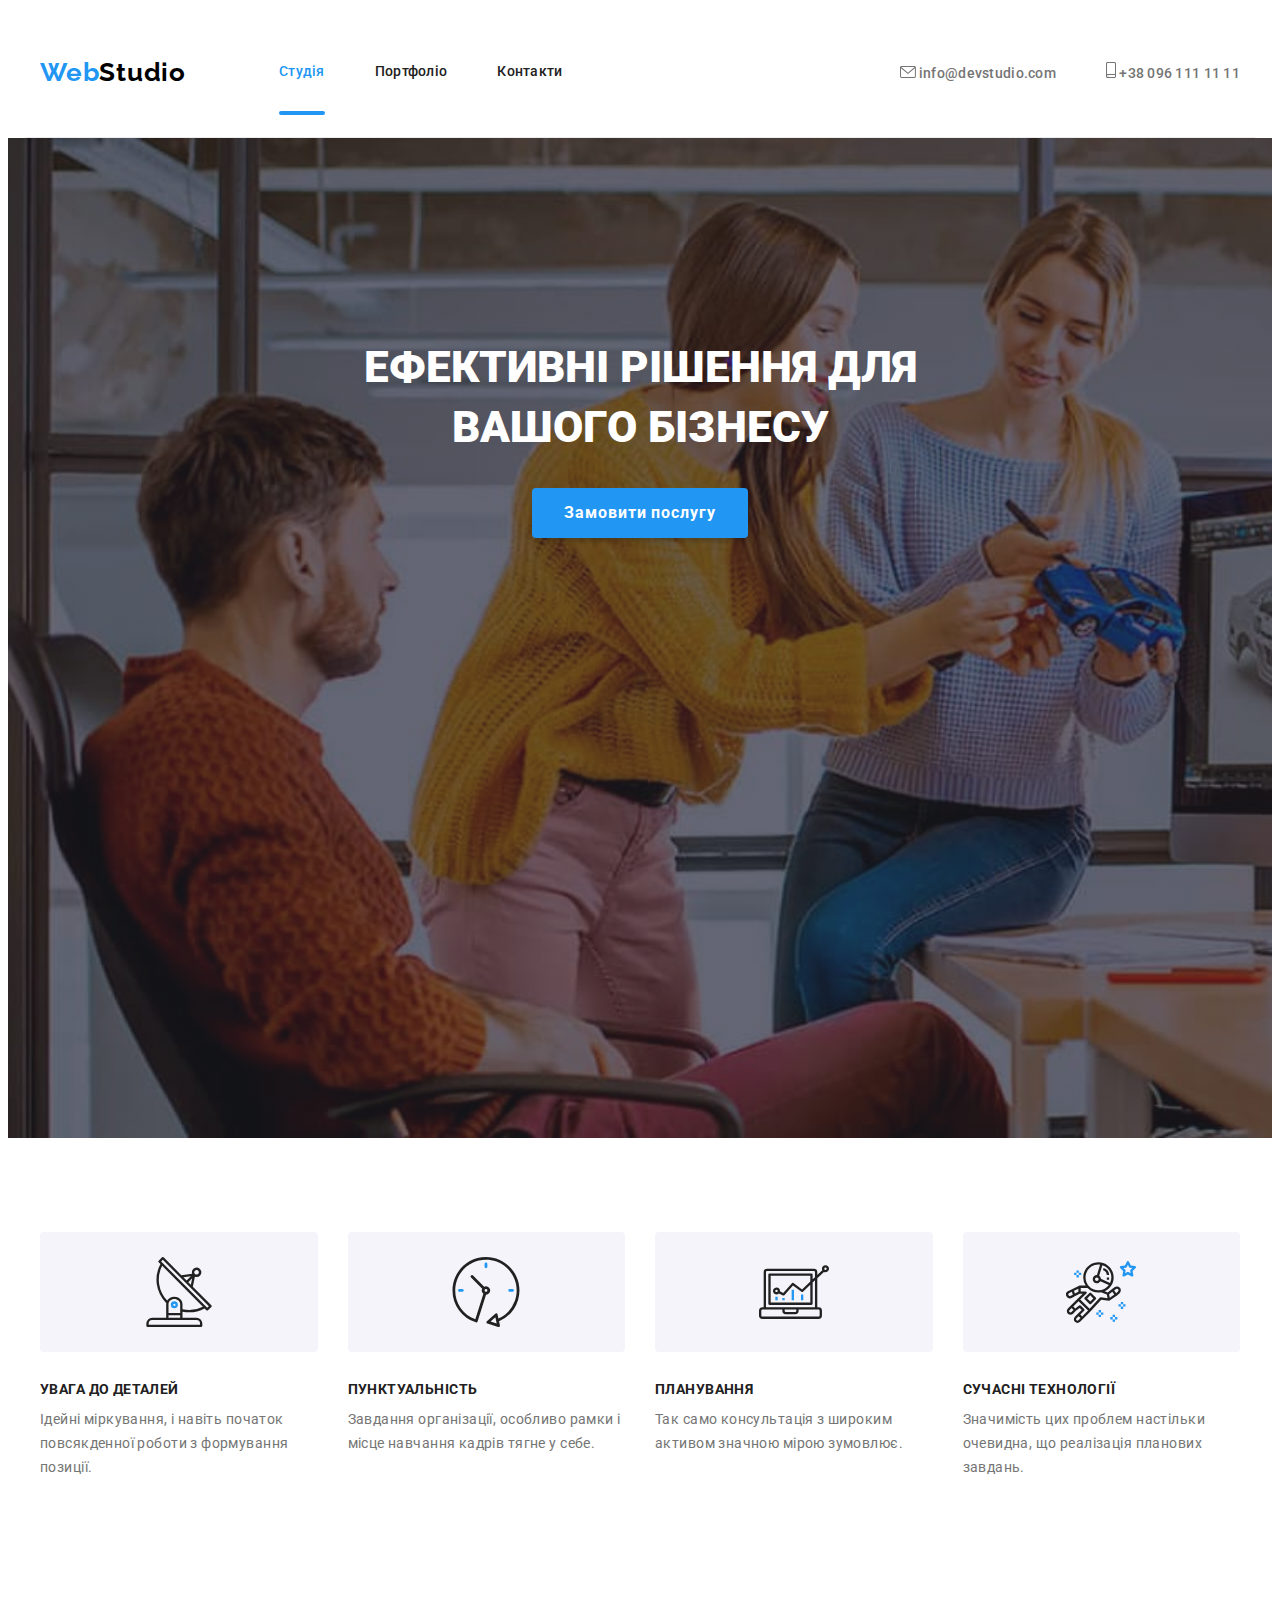
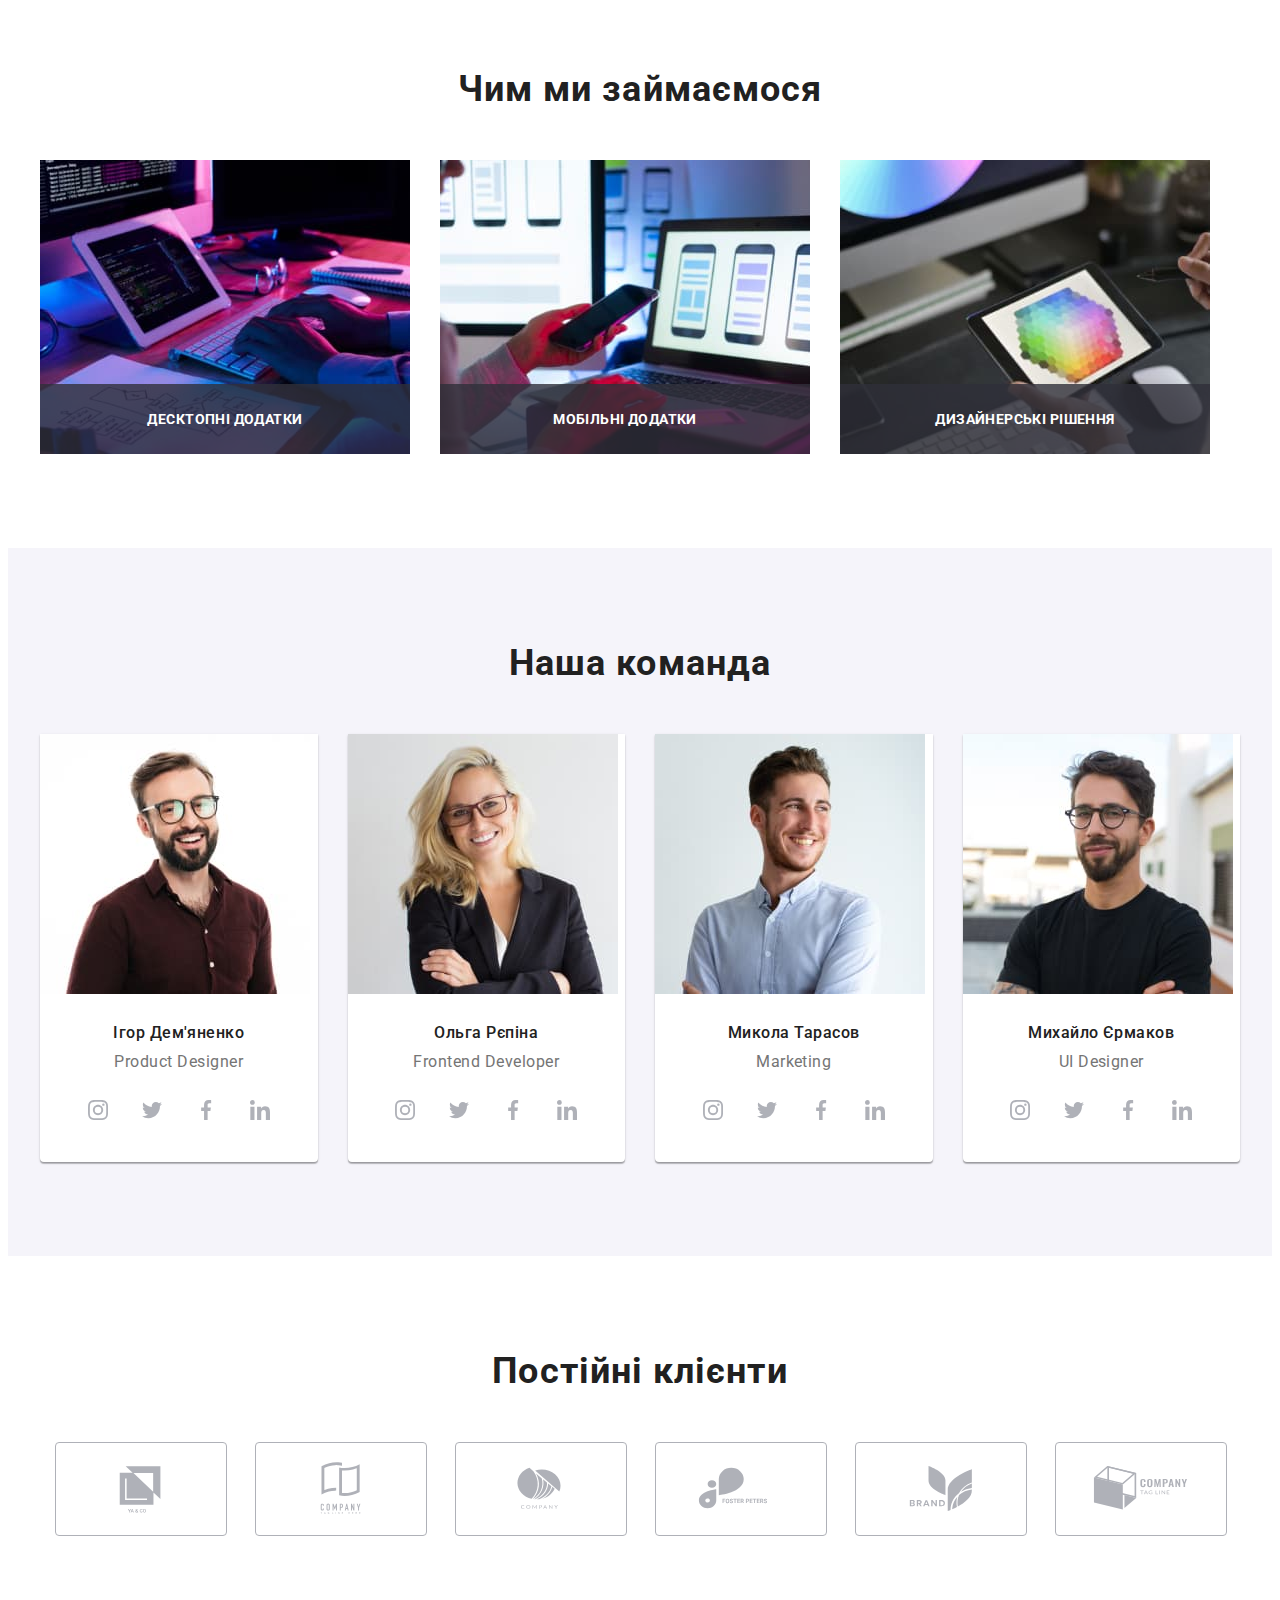
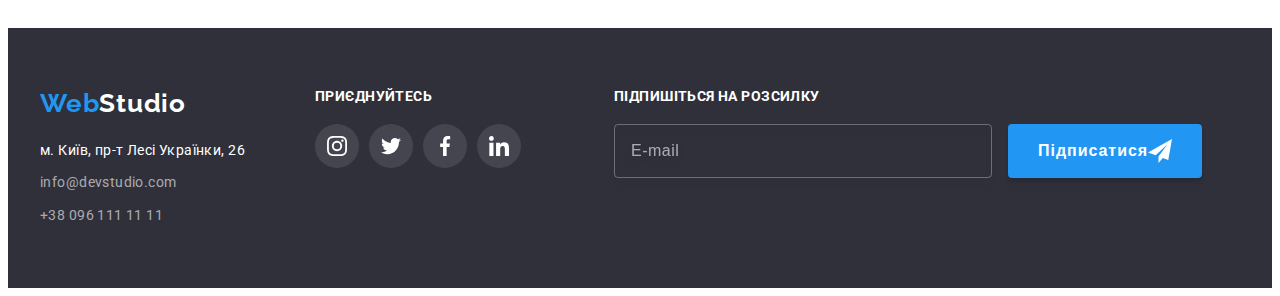
<file: index.html>
<!DOCTYPE html>
<html lang="uk">

<head>
    <meta charset="UTF-8">
    <meta http-equiv="X-UA-Compatible" content="IE=edge">
    <meta name="viewport" content="width=device-width, initial-scale=1.0">
    <title>Студія</title>
    <link rel="stylesheet" href="https://cdnjs.cloudflare.com/ajax/libs/modern-normalize/1.1.0/modern-normalize.min.css"
        integrity="sha512-wpPYUAdjBVSE4KJnH1VR1HeZfpl1ub8YT/NKx4PuQ5NmX2tKuGu6U/JRp5y+Y8XG2tV+wKQpNHVUX03MfMFn9Q=="
        crossorigin="anonymous" referrerpolicy="no-referrer" />
    
        <link rel="stylesheet" href="./css/main.min.css">
        <link rel="preconnect" href="https://fonts.googleapis.com">
        <link rel="preconnect" href="https://fonts.gstatic.com" crossorigin>
        <link href="https://fonts.googleapis.com/css2?family=Raleway:wght@700&family=Roboto:wght@400;500;700;900&display=swap" rel="stylesheet">
</head>

<body>
    <!-- Шапка сторінки -->
        <header>
            <div class="container header__container">
                     <a href="./index.html" class="header__logo logo"> <span class="pre__logo"> Web</span>Studio</a>
                    <nav class="navigation">
                       
                        <ul class="menu">
                            <li><a class="menu__item current" href="./index.html">Студія</a></li>
                            <li><a class="menu__item " href="./portfolio.html">Портфоліо</a></li>
                            <li><a href="#">Контакти</a></li>
                        </ul>
                    </nav>
                
                        <ul class="contacts">
                            
                            <li class="contacts__item">
                                <a class="contacts__icon" href="mailto:info@devstudio.com">
                                <svg  width="16" height="12" >
                                    <use href="./images/icons.svg#icon-envelope"></use>
                                </svg>
                                info@devstudio.com
                            </a></li>
                           
                            <li class="contacts__item">
                                <a class="contacts__icon" href="tel:">
                                <svg  width="10" height="16">
                                    <use href="./images/icons.svg#icon-smartphone" ></use>
                                </svg>
                                +38 096 111 11 11
                            </a></li>
                        </ul>
                <button type="button" class="menu__open" data-menu-open>
                    <svg width="24" height="24">
                        <use href="./images/icons.svg#icon-menu"></use>
                    </svg>
                </button>
            </div>
            <div class="mob-modal is-hidden" data-menu>

                <div class="mob-menu-container" >
                    <div class="mob-menu-top" >
                        <button type="button" class="mob__close" data-menu-close>
                            <svg width="24" height="24">
                                <use href="./images/icons.svg#icon-close"></use>
                            </svg>
                        </button>
        
                        <ul class="mob-menu">
                            <li class="mob-menu__item"><a class="mob-menu__link current" href="./index.html">Студія</a></li>
                            <li class="mob-menu__item"><a class="mob-menu__link" href="./portfolio.html">Портфоліо</a></li>
                            <li class="mob-menu__item"><a class="mob-menu__link" href="#">Контакти</a></li>
                        </ul>
                    </div>
                    <div class="mob-menu-down" >
                        <ul class="mob-contacts">
                        <li class="mob-contacts__item">
                            <a class="mob-contacts__num" href="tel:">
                                +38 096 111 11 11 </a>
                            
                        </li>
                    
                        <li class="mob-contacts__item">
                        <a class="mob-contacts__mail" href="mailto:info@devstudio.com">
                            info@devstudio.com</a>
                        </li>
                        </ul>
                    
                        <ul class="mob-soc">
                            <li class="mob-soc__item"><a class="mob-soc__link" href="#">
                                Instagram
                            </a></li>
                            <li class="mob-soc__item"><a class="mob-soc__link" href="#">
                                Twitter
                            </a></li>
                            <li class="mob-soc__item"><a class="mob-soc__link" href="#">
                                Facebook
                            </a></li>
                            <li class="mob-soc__item"><a class="mob-soc__link" href="#">
                                LinkedIn
                            </a></li>
                        </ul>
                    </div>
                </div>
            </div>
        </header>
   

    <main>
        <section class="hero" >
            <div class="container main-container">
            <h1 class="slogan">Ефективні рішення для <br/>вашого бізнесу<br/> </h1>
            <button data-modal-open type="button" class="button-action"> Замовити послугу </button>
        </div> 
        <div class="backdrop is-hidden" data-modal >
        <div class="modal">
            <button data-modal-close type="button" class="modal-close">
            <svg class="modal-close-icon" width="18" height="18">
                <use href="./images/icons.svg#icon-close"></use>
            </svg>
            </button>
        <p class="modal-title">Залиште свої дані, ми вам передзвонимо</p>
        <form name="own-data">
            <div class="input-wrap">
                <label>
                <span class="input-label"> Ім'я </span>
                    <input type="text" name="user_name" class="modal-input" required />
                    <svg class="modal-input-icon" width="18" height="18">
                        <use href="./images/icons.svg#icon-person"></use>
                    </svg>
                </label>
            </div>
            <div class="input-wrap">
                <label>
                    <span class="input-label"> Телефон</span>
                    <input type="tel" name="user_number" class="modal-input" required/>
                    <svg class="modal-input-icon" width="18" height="18">
                        <use href="./images/icons.svg#icon-phone"></use>
                    </svg>
                </label>
            </div>
        <div class="input-wrap">
            <label>
                <span class="input-label"> Пошта </span>
                <input type="email" name="user_email" class="modal-input" required />
                <svg class="modal-input-icon" width="18" height="18">
                    <use href="./images/icons.svg#icon-email"></use>
                </svg>
            </label>
        </div>  
        <div class="input-wrap">
           <label>
                <span class="input-label"> Коментар </span>
                <textarea name="feedback" class="modal-feedback" 
                placeholder="Введіть текст"></textarea>
           </label>
        </div>
        <div class="input-wrap">
               <input type="checkbox" 
               name="rules" 
               id="privacy"
               class="modal-check visually-hidden" />
               
                <label for="privacy" class="modal-check-text">

                    
                    <span> <svg class="check-icon" width="16" height="15">
                        <use href="./images/icons.svg#icon-check"></use>
                    </svg> </span>
                    Погоджуюся з розсилкою та приймаю <a class="rules-link" href="#">Умови договору</a> 
                     </label>
            </div>
         <button type="submit" class="modal-sent">Відправити</button>
        </form>
        </div>
        </div>

        </section>

        <section class="features section">
            <div class="container">
                <h2 hidden> Особливості</h2>
                <ul class="features__list">
                    <li class="feature__item">
                        <div class="feature__box">
                            <svg class="feature__icon" width="70px" height="70px" >
                                <use href="./images/icons.svg#icon-antenna"></use>
                            </svg>  </div>
                            <h3>Увага до деталей</h3>
                            <p>Ідейні міркування, і навіть початок повсякденної роботи з формування позиції.</p>
                    </li>
                    <li class="feature__item">
                        <div class="feature__box">
                        <svg class="feature__icon" width="70px" height="70px">
                                <use href="./images/icons.svg#icon-clock"></use>
                            </svg></div>
                            <h3>Пунктуальність</h3>
                            <p>Завдання організації, особливо рамки і місце навчання кадрів тягне у себе.</p>
                    </li>
                    <li class="feature__item">
                        <div class="feature__box">
                            <svg class="feature__icon" width="70px" height="70px">
                                <use href="./images/icons.svg#icon-diagram"></use>
                            </svg></div>
                                <h3>Планування</h3>
                                <p>Так само консультація з широким активом значною мірою зумовлює.</p>
                            </li>
                    <li class="feature__item">
                            <div class="feature__box">
                            <svg class="feature__icon" width="70px" height="70px">
                            <use href="./images/icons.svg#icon-astronaut"></use>
                        </svg></div>
                        <h3>Сучасні технології</h3>
                        <p>Значимість цих проблем настільки очевидна, що реалізація планових завдань.</p>
                    </li>
    
                </ul>
            </div>
        </section>
        <section class="actions section">
            <div class="container ">
                <h2 class="main-tittle">Чим ми займаємося </h2>
                <ul class="actions__list">

                <li><div class="action__wrapper">

                    <picture>
                        <source srcset="
                            ./images/box1-d-1x.jpg  1x,
                            ./images/box1-d-2x.jpg  2x
                        " media="(min-width: 1200px)" />
                        <img src="./images/box1.jpg" alt="Програмування" >
                    </picture>
                    
                 <p class="action__dscr">Десктопні додатки</p></div>
                </li>
                <li><div class="action__wrapper">
                    <picture>
                        <source srcset="
                            ./images/box2-d-1x.jpg  1x,
                            ./images/box2-d-2x.jpg  2x
                        " media="(min-width: 1200px)" />
                        <img src="./images/box2.jpg" alt="Програмування" >
                    </picture>
                <p class="action__dscr">Мобільні додатки</p></div>
                </li>
                <li><div class="action__wrapper">
                    <picture>
                        <source srcset="
                            ./images/box3-d-1x.jpg  1x,
                            ./images/box3-d-2x.jpg  2x
                        " media="(min-width: 1200px)" />
                        <img src="./images/box3.jpg" alt="Програмування">
                    </picture>
                <p class="action__dscr">Дизайнерські рішення</p></div>
                </li>
                </ul>
            </div>
        </section>

        <section class="team section">
               <div class="container"> 
                <h2 class="main-tittle">Наша команда</h2>
                <ul class="team__cards">
                    <li class="team__member">
                        <picture>
                        <source srcset="
                         ./images/img1-d-1x.jpg  1x,
                         ./images/img1-d-2x.jpg  2x
                        " media="(min-width: 1200px)" />
                        <source srcset="
                        ./images/img1-tab-1x.jpg    1x,
                        ./images/img1-tab-2x.jpg    2x
                        " media="(min-width: 768px)" />
                        <source srcset="
                        ./images/img1-mob-1x.jpg    1x,
                        ./images/img1-mob-2x.jpg    2x
                        " media="(min-width: 320px)" />
                        <img src="./images/img1.jpg" alt="Ігор Дем'яненко">
                    </picture>
                
                            <h3 class="member-name">Ігор Дем'яненко </h3>
                            <p lang="en" class ="dscr-card">Product Designer</p>
                            <ul class="teams-social">
                                <li class="teams-icons"><a href="#" class="team-link"> 
                                    <svg class="team-icon" width="20px" height="20px">
                                <use href="./images/icons.svg#icon-instagram"></use>
                            </svg></a></li>
                                <li class="teams-icons"><a href="#" class="team-link"> 
                                    <svg class="team-icon" width="20px" height="20px">
                                <use href="./images/icons.svg#icon-twitter"></use>
                            </svg></a></li>
                                <li class="teams-icons"><a href="#" class="team-link"> 
                                    <svg class="team-icon" width="20px" height="20px">
                                <use href="./images/icons.svg#icon-facebook"></use>
                            </svg></a></li>
                                <li class="teams-icons"><a href="#" class="team-link"> 
                                    <svg class="team-icon" width="20px" height="20px">
                                <use href="./images/icons.svg#icon-linkedin"></use>
                            </svg></a></li>
                            </ul>
                
                    </li>
                    <li class="team__member">
                        <picture>
                        <source srcset="
                         ./images/img2-d-1x.jpg 1x,
                         ./images/img2-d-2x.jpg 2x
                        " media="(min-width: 1200px)" />
                        <source srcset="
                        ./images/img2-tab-1x.jpg    1x,
                        ./images/img2-tab-2x.jpg    2x
                        " media="(min-width: 768px)" />
                        <source srcset="
                        ./images/img2-mob-1x.jpg   1x,
                        ./images/img2-mob-2x.jpg   2x
                        " media="(min-width: 320px)" />
                        <img src="./images/img2.jpg" alt="Ольга Рєпіна">
                    </picture>
            
                            <h3 class="member-name">Ольга Рєпіна</h3>
                            <p lang="en" class="dscr-card">Frontend Developer</p>
                            <ul class="teams-social">
                                <li class="teams-icons"><a href="" class="team-link">
                                        <svg class="team-icon" width="20px" height="20px">
                                            <use href="./images/icons.svg#icon-instagram"></use>
                                        </svg></a></li>
                                <li class="teams-icons"><a href="" class="team-link">
                                        <svg class="team-icon" width="20px" height="20px">
                                            <use href="./images/icons.svg#icon-twitter"></use>
                                        </svg></a></li>
                                <li class="teams-icons"><a href="" class="team-link">
                                        <svg class="team-icon" width="20px" height="20px">
                                            <use href="./images/icons.svg#icon-facebook"></use>
                                        </svg></a></li>
                                <li class="teams-icons"><a href="" class="team-link">
                                        <svg class="team-icon" width="20px" height="20px">
                                            <use href="./images/icons.svg#icon-linkedin"></use>
                                        </svg></a></li>
                            </ul>
                     
                    </li>
                    <li class="team__member">
                    <picture>
                        <source srcset="
                         ./images/img3-d-1x.jpg  1x,
                         ./images/img3-d-2x.jpg  2x
                        " media="(min-width: 1200px)" />
                        <source srcset="
                        ./images/img3-tab-1x.jpg    1x,
                        ./images/img3-tab-2x.jpg    2x
                        " media="(min-width: 768px)" />
                        <source srcset="
                        ./images/img3-mob-1x.jpg    1x,
                        ./images/img3-mob-2x.jpg    2x
                        " media="(min-width: 320px)" />
                        <img src="./images/img3.jpg" alt="Микола Тарасов">
                    </picture>
                        
                      
                            <h3 class="member-name">Микола Тарасов </h3>
                            <p lang="en" class="dscr-card">Marketing</p>
                            <ul class="teams-social">
                                <li class="teams-icons"><a href="" class="team-link">
                                        <svg class="team-icon" width="20px" height="20px">
                                            <use href="./images/icons.svg#icon-instagram"></use>
                                        </svg></a></li>
                                <li class="teams-icons"><a href="" class="team-link">
                                        <svg class="team-icon" width="20px" height="20px">
                                            <use href="./images/icons.svg#icon-twitter"></use>
                                        </svg></a></li>
                                <li class="teams-icons"><a href="" class="team-link">
                                        <svg class="team-icon" width="20px" height="20px">
                                            <use href="./images/icons.svg#icon-facebook"></use>
                                        </svg></a></li>
                                <li class="teams-icons"><a href="" class="team-link">
                                        <svg class="team-icon" width="20px" height="20px">
                                            <use href="./images/icons.svg#icon-linkedin"></use>
                                        </svg></a></li>
                            </ul>
                       
                    </li>
                    <li class="team__member">
                        <picture>
                            <source srcset="
                                            ./images/img4-d-1x.jpg    1x,
                                            ./images/img4-d-2x.jpg    2x
                                          " media="(min-width: 1200px)" />
                            <source srcset="
                                            ./images/img4-tab-1x.jpg    1x,
                                            ./images/img4-tab-2x.jpg    2x
                                          " media="(min-width: 768px)" />
                            <source srcset="
                                            ./images/img-mob-1x.jpg    1x,
                                            ./images/img4-mob-2x.jpg 2x
                                          " media="(min-width: 320px)" />
                            <img src="./images/img4.jpg" alt="Михайло Єрмаков">
                        </picture>
                        
                            <h3 class="member-name">Михайло Єрмаков </h3>
                            <p lang="en" class="dscr-card">UI Designer</p>
                            <ul class="teams-social">
                                <li class="teams-icons"><a href="#" class="team-link">
                                        <svg class="team-icon" width="20px" height="20px">
                                            <use href="./images/icons.svg#icon-instagram"></use>
                                        </svg></a></li>
                                <li class="teams-icons"><a href="#" class="team-link">
                                        <svg class="team-icon" width="20px" height="20px">
                                            <use href="./images/icons.svg#icon-twitter"></use>
                                        </svg></a></li>
                                <li class="teams-icons"><a href="#" class="team-link">
                                        <svg class="team-icon" width="20px" height="20px">
                                            <use href="./images/icons.svg#icon-facebook"></use>
                                        </svg></a></li>
                                <li class="teams-icons"><a href="#" class="team-link">
                                        <svg class="team-icon" width="20px" height="20px">
                                            <use href="./images/icons.svg#icon-linkedin"></use>
                                        </svg></a></li>
                            </ul>
                       
                    </li>
                </ul>
           </div>

        </section>
        <section class="section clients-section">
          <h2 class="main-tittle">Постійні клієнти</h2>
            <div class="container">
                <ul class="clients">
                    <li class="clients__item"><a class="clients__link" href=" " >
                        <svg class="clients__icon" width="106px" height="60px">
                        <use href="./images/icons.svg#icon-Logo1"></use>
                        </svg></a></li>
                    <li class="clients__item"><a class="clients__link" href=" " >
                        <svg class="clients__icon" width="106px" height="60px">
                        <use href="./images/icons.svg#icon-Logo2"></use>
                        </svg></a></li>
                    <li class="clients__item"><a class="clients__link" href=" " >
                        <svg class="clients__icon" width="106px" height="60px">
                        <use href="./images/icons.svg#icon-Logo3"></use>
                        </svg></a></li>
                    <li class="clients__item"><a class="clients__link" href=" " >
                        <svg class="clients__icon" width="106px" height="60px">
                        <use href="./images/icons.svg#icon-Logo4"></use>
                        </svg></a></li>
                    <li class="clients__item"><a class="clients__link" href=" " >
                        <svg class="clients__icon" width="106px" height="60px">
                        <use href="./images/icons.svg#icon-Logo5"></use>
                        </svg></a></li>
                    <li class="clients__item"><a class="clients__link" href=" " >
                        <svg class="clients__icon" width="106px" height="60px">
                        <use href="./images/icons.svg#icon-Logo6"></use>
                        </svg></a></li>
                </ul>
            </div>

        </section>

    </main>


    <!-- Підвал сторінки -->
    <footer >
        <div class="container down" >
            <div class="footer-wrap">
                <div class="down-contacts">
                    <a href="/index.html" class="footer__logo logo"> <span class="pre__logo"> Web</span>Studio</a>
                    <address>
                        <ul class="down-text">
                            <li class="town"><a href=" https://goo.gl/maps/CPtrU1FHBa2aNyZL9" target="_blank"
                                    rel="noopener noreferrer nofollow">м. Київ,
                                    пр-т Лесі Українки, 26</a></li>
                            <li><a href="mailto:info@devstudio.com">info@devstudio.com</a></li>
                            <li><a href="tel:">+38 096 111 11 11</a></li>
                        </ul>
                    </address>
                </div>
                    <div class="joining">
                        <h4 class="join">Приєднуйтесь</h4>
                        <ul class="footer-social">
            
                            <li class="footer-icons"><a href="" class="footer-link">
                                    <svg class="footer-icon" width="20px" height="20px">
                                        <use href="./images/icons.svg#icon-instagram"></use>
                                    </svg></a></li>
                            <li class="footer-icons"><a href="" class="footer-link">
                                    <svg class="footer-icon" width="20px" height="20px">
                                        <use href="./images/icons.svg#icon-twitter"></use>
                                    </svg></a></li>
                            <li class="footer-icons"><a href="" class="footer-link">
                                    <svg class="footer-icon" width="20px" height="20px">
                                        <use href="./images/icons.svg#icon-facebook"></use>
                                    </svg></a></li>
                            <li class="footer-icons"><a href="" class="footer-link">
                                    <svg class="footer-icon" width="20px" height="20px">
                                        <use href="./images/icons.svg#icon-linkedin"></use>
                                    </svg></a></li>
                        </ul>
                    </div>
            </div>
    
               
       
        <div class="folowing">
                    <form action="folowing-form">
                    <label >
                       <h4 class="folowing-label"> Підпишіться на розсилку</h4>
                        <input type="email" name="email-folowing" class="folowing-input" placeholder="E-mail">
                    </label>
                 <button type="submit" class="folowing-btn">Підписатися
                    <svg class="folowing-icon" width="24" height="24">
                            <use href="./images/icons.svg#icon-send"></use>
                        </svg>
                 </button>
                </form>
               </div>
 </div>
    </footer>
<script src="./js/modal.js"></script>
<script src="./js/menu.js"></script>
</body>

</html>
</file>
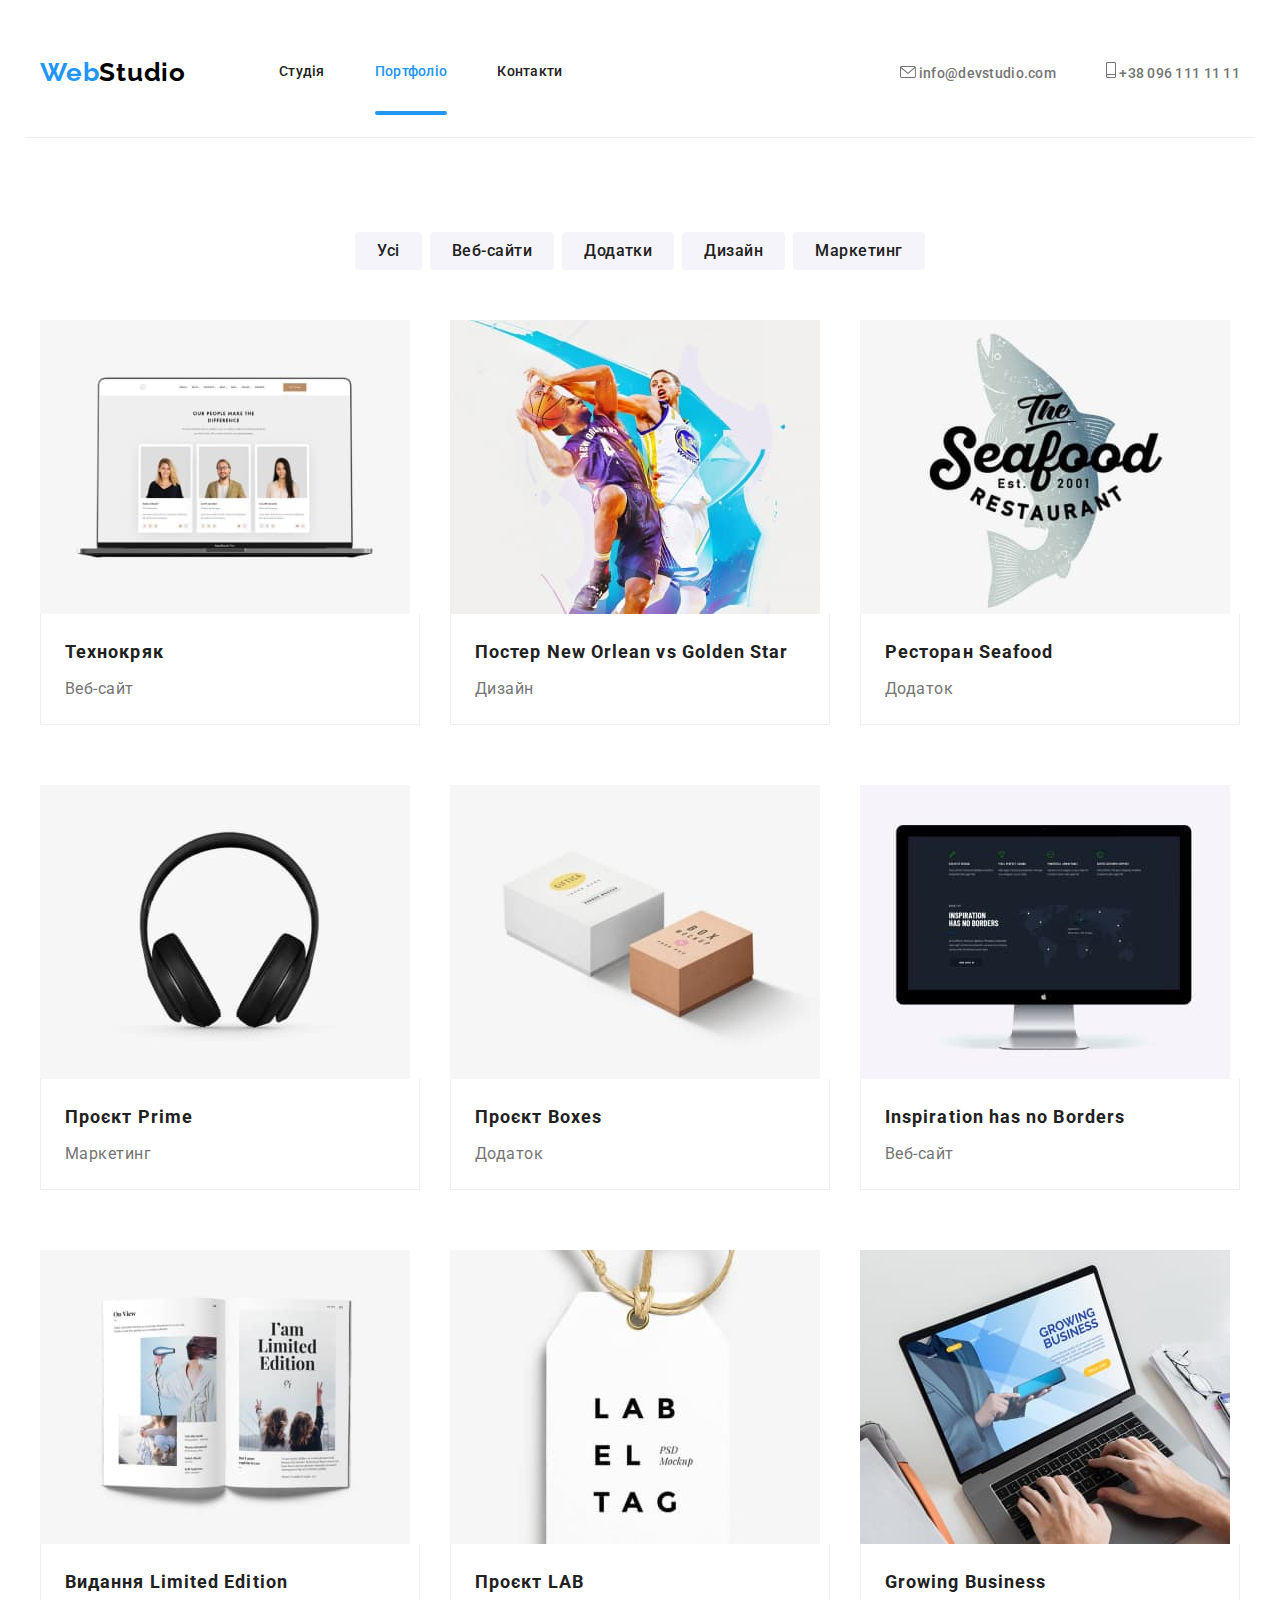
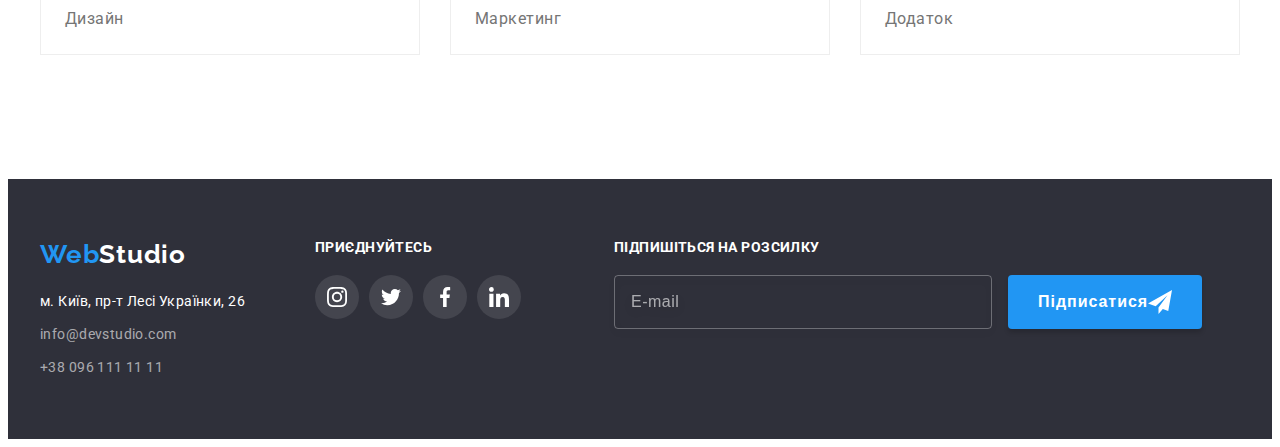
<file: portfolio.html>
<!DOCTYPE html>
<html lang="uk">
<head>
    <meta charset="UTF-8">
    <meta http-equiv="X-UA-Compatible" content="IE=edge">
    <meta name="viewport" content="width=device-width, initial-scale=1.0">
    <title>Portfolio</title>
    <link rel="stylesheet" href="https://cdnjs.cloudflare.com/ajax/libs/modern-normalize/1.1.0/modern-normalize.min.css"
        integrity="sha512-wpPYUAdjBVSE4KJnH1VR1HeZfpl1ub8YT/NKx4PuQ5NmX2tKuGu6U/JRp5y+Y8XG2tV+wKQpNHVUX03MfMFn9Q=="
        crossorigin="anonymous" referrerpolicy="no-referrer" />
    <link rel="stylesheet" href="./css/main.min.css">
    <link rel="preconnect" href="https://fonts.googleapis.com">
    <link rel="preconnect" href="https://fonts.gstatic.com" crossorigin>
    <link href="https://fonts.googleapis.com/css2?family=Raleway:wght@700&family=Roboto:wght@400;500;700;900&display=swap" rel="stylesheet">
</head>
<body>
        <!-- Шапка сторінки -->
            <header>
                <div class="container header__container">
                    <a href="./index.html" class="header__logo logo"> <span class="pre__logo"> Web</span>Studio</a>
                    <nav class="navigation">
                        <!-- Навігація на інші сторінки -->
                        <ul class="menu">
                            <li><a class="menu__item " href="./index.html">Студія</a></li>
                            <li><a class="menu__item current" href="./portfolio.html">Портфоліо</a></li>
                            <li><a href="#">Контакти</a></li>
                        </ul>
                    </nav>
            
                    <ul class="contacts">
                        <!-- Посилання на адресу електронної пошти  -->
                        <li class="contacts__item">
                            <a class="contacts__icon" href="mailto:info@devstudio.com">
                                <svg width="16" height="12">
                                    <use href="./images/icons.svg#icon-envelope"></use>
                                </svg>
                                info@devstudio.com
                            </a>
                        </li>
                        <!-- Посилання на телефонний номер -->
                        <li class="contacts__item">
                            <a class="contacts__icon" href="tel:">
                                <svg width="10" height="16">
                                    <use href="./images/icons.svg#icon-smartphone"></use>
                                </svg>
                                +38 096 111 11 11
                            </a>
                        </li>
                    </ul>
                    <button type="button" class="menu__open" data-menu-open>
                        <svg width="24" height="24">
                            <use href="./images/icons.svg#icon-menu"></use>
                        </svg>
                    </button>
                </div>
                <div class="mob-modal is-hidden" data-menu>
                
                    <div class="mob-menu-container">
                        <div class="mob-menu-top">
                            <button type="button" class="mob__close" data-menu-close>
                                <svg width="24" height="24">
                                    <use href="./images/icons.svg#icon-close"></use>
                                </svg>
                            </button>
                
                            <ul class="mob-menu">
                                <li class="mob-menu__item"><a class="mob-menu__link" href="./index.html">Студія</a></li>
                                <li class="mob-menu__item"><a class="mob-menu__link current" href="./portfolio.html">Портфоліо</a></li>
                                <li class="mob-menu__item"><a class="mob-menu__link" href="#">Контакти</a></li>
                            </ul>
                        </div>
                        <div class="mob-menu-down">
                            <ul class="mob-contacts">
                                <li class="mob-contacts__item">
                                    <a class="mob-contacts__num" href="tel:">
                                        +38 096 111 11 11 </a>
                
                                </li>
                
                                <li class="mob-contacts__item">
                                    <a class="mob-contacts__mail" href="mailto:info@devstudio.com">
                                        info@devstudio.com</a>
                                </li>
                            </ul>
                
                            <ul class="mob-soc">
                                <li class="mob-soc__item"><a class="mob-soc__link" href="#">
                                        Instagram
                                    </a></li>
                                <li class="mob-soc__item"><a class="mob-soc__link" href="#">
                                        Twitter
                                    </a></li>
                                <li class="mob-soc__item"><a class="mob-soc__link" href="#">
                                        Facebook
                                    </a></li>
                                <li class="mob-soc__item"><a class="mob-soc__link" href="#">
                                        LinkedIn
                                    </a></li>
                            </ul>
                        </div>
                    </div>
                </div>
            </header>

        <main>
                <section class="wrapper section">
                    <div class="container">
                    
                            <ul class="filters">
                                <li><button type="button" class="button-filter">Усі</button></li>
                                <li><button type="button" class="button-filter">Веб-сайти</button></li>
                                <li><button type="button" class="button-filter">Додатки</button></li>
                                <li><button type="button" class="button-filter">Дизайн</button></li>
                                <li><button type="button" class="button-filter">Маркетинг</button></li>
                        
                             </ul>
                    
                        <ul class="project-list">
                        <li class="project">
                           <a class="project-link" href=" ">
                          <div class="project-box">
                        <picture>
                        <source srcset="
                         ./images/portf1-d-1x.jpg  1x,
                         ./images/portf1-d-2x.jpg  2x
                        " media="(min-width: 1200px)" />
                        <source srcset="
                        ./images/portf1-tab-1x.jpg    1x,
                        ./images/portf1-tab-2x.jpg    2x
                        " media="(min-width: 768px)" />
                        <source srcset="
                        ./images/portf1-mob-1x.jpg    1x,
                        ./images/portf1-mob-2x.jpg    2x
                        " media="(min-width: 320px)" />
                        <img src="./images/portf1.jpg" alt="Ноутбук">
                    </picture>
                               
                            <p class="overlay-text">Ресурс пропонує комплексні пропозиції з різним рівнем функціоналу та сервісів. Все це дозволить відвідувачу отримати
                            вичерпні відомості про компанію чи приватну особу.</p>
                            </div>
                               <div class="project-dscr">
                                    <h3>Технокряк</h3>
                                    <p class="project-text">Веб-сайт</p>
                               </div>
                           </a>
                        </li>
                        <li class="project">
                           <a class="project-link" href=" ">
                            <picture>
                        <source srcset="
                         ./images/portf2-d-1x.jpg  1x,
                         ./images/portf2-d-2x.jpg  2x
                        " media="(min-width: 1200px)" />
                        <source srcset="
                        ./images/portf2-tab-1x.jpg    1x,
                        ./images/portf2-tab-2x.jpg    2x
                        " media="(min-width: 768px)" />
                        <source srcset="
                        ./images/portf2-mob-1x.jpg    1x,
                        ./images/portf2-mob-2x.jpg    2x
                        " media="(min-width: 320px)" />
                    <img src="./images/portf2.jpg" alt="Постер з баскетболістами" >
                    </picture>
                                    
                                <div class="project-dscr">
                                        <h3>Постер New Orlean vs Golden Star</h3>
                                        <p class="project-text">Дизайн</p>
                                    </div>
                           </a>
                        </li>
                        <li class="project">
                           <a class="project-link" href=" ">
                     <picture>
                        <source srcset="
                         ./images/portf3-d-1x.jpg  1x,
                         ./images/portf3-d-2x.jpg  2x
                        " media="(min-width: 1200px)" />
                        <source srcset="
                        ./images/portf3-tab-1x.jpg    1x,
                        ./images/portf3-tab-2x.jpg    2x
                        " media="(min-width: 768px)" />
                        <source srcset="
                        ./images/portf3-mob-1x.jpg    1x,
                        ./images/portf3-mob-2x.jpg    2x
                        " media="(min-width: 320px)" />
                    <img src="./images/portf3.jpg" alt="Логотип додатку ресторану Seafood" >
                    </picture>
                               
                                <div class="project-dscr">
                                    <h3>Ресторан Seafood</h3>
                                    <p class="project-text">Додаток</p>
                                </div>
                           </a>
                        </li>
                        <li class="project">
                           <a class="project-link" href=" ">

                    <picture>
                        <source srcset="
                         ./images/portf4-d-1x.jpg  1x,
                         ./images/portf4-d-2x.jpg  2x
                        " media="(min-width: 1200px)" />
                        <source srcset="
                        ./images/portf4-tab-1x.jpg    1x,
                        ./images/portf4-tab-2x.jpg    2x
                        " media="(min-width: 768px)" />
                        <source srcset="
                        ./images/portf4-mob-1x.jpg    1x,
                        ./images/portf4-mob-2x.jpg    2x
                        " media="(min-width: 320px)" />
                    <img src="./images/portf4.jpg" alt="Навушники" >
                    </picture>
                               
                                <div class="project-dscr">
                                    <h3>Проєкт Prime</h3>
                                    <p class="project-text">Маркетинг</p>
                                </div>
                           </a>
                        </li>
                        <li class="project">
                            <a class="project-link" href=" ">

                    <picture>
                        <source srcset="
                         ./images/portf5-d-1x.jpg  1x,
                         ./images/portf5-d-2x.jpg  2x
                        " media="(min-width: 1200px)" />
                        <source srcset="
                        ./images/portf5-tab-1x.jpg    1x,
                        ./images/portf5-tab-2x.jpg    2x
                        " media="(min-width: 768px)" />
                        <source srcset="
                        ./images/portf5-mob-1x.jpg    1x,
                        ./images/portf5-mob-2x.jpg    2x
                        " media="(min-width: 320px)" />
                    <img src="./images/portf5.jpg" alt="Коробки" >
                    </picture>
                            
                               <div class="project-dscr">
                                    <h3>Проєкт Boxes</h3>
                                    <p class="project-text">Додаток</p>
                               </div>
                            </a>
                        </li>
                        <li class="project">
                           <a class="project-link" href=" ">

                    <picture>
                        <source srcset="
                         ./images/portf6-d-1x.jpg  1x,
                         ./images/portf6-d-2x.jpg  2x
                        " media="(min-width: 1200px)" />
                        <source srcset="
                        ./images/portf6-tab-1x.jpg    1x,
                        ./images/portf6-tab-2x.jpg    2x
                        " media="(min-width: 768px)" />
                        <source srcset="
                        ./images/portf6-mob-1x.jpg    1x,
                        ./images/portf6-mob-2x.jpg    2x
                        " media="(min-width: 320px)" />
                    <img src="./images/portf6.jpg" alt="Монітор компютера" >
                    </picture>
                                
                                <div class="project-dscr">
                                    <h3>Inspiration has no Borders</h3>
                                    <p class="project-text">Веб-сайт</p>
                                </div>
                           </a>
                        </li>
                        <li class="project">
                           <a class="project-link" href=" ">

                    <picture>
                        <source srcset="
                         ./images/portf7-d-1x.jpg  1x,
                         ./images/portf7-d-2x.jpg  2x
                        " media="(min-width: 1200px)" />
                        <source srcset="
                        ./images/portf7-tab-1x.jpg    1x,
                        ./images/portf7-tab-2x.jpg    2x
                        " media="(min-width: 768px)" />
                        <source srcset="
                        ./images/portf7-mob-1x.jpg    1x,
                        ./images/portf7-mob-2x.jpg    2x
                        " media="(min-width: 320px)" />
                    <img src="./images/portf7.jpg" alt="Журнал">
                    </picture>
                
                                <div class="project-dscr">
                                    <h3>Видання Limited Edition</h3>
                                    <p class="project-text">Дизайн</p>
                                </div>
                           </a>
                        </li>
                        <li class="project">
                            <a class="project-link" href=" ">

                    <picture>
                        <source srcset="
                         ./images/portf8-d-1x.jpg  1x,
                         ./images/portf8-d-2x.jpg  2x
                        " media="(min-width: 1200px)" />
                        <source srcset="
                        ./images/portf8-tab-1x.jpg    1x,
                        ./images/portf8-tab-2x.jpg    2x
                        " media="(min-width: 768px)" />
                        <source srcset="
                        ./images/portf8-mob-1x.jpg    1x,
                        ./images/portf8-mob-2x.jpg    2x
                        " media="(min-width: 320px)" />
                    <img src="./images/portf8.jpg" alt="Бірка з логотипом" >
                    </picture>
                            
                                <div class="project-dscr">
                                    <h3>Проєкт LAB</h3>
                                    <p class="project-text">Маркетинг</p>
                                </div>
                            </a>
                        </li>
                        <li class="project">
                            <a class="project-link" href=" ">

                    <picture>
                        <source srcset="
                         ./images/portf9-d-1x.jpg  1x,
                         ./images/portf9-d-2x.jpg  2x
                        " media="(min-width: 1200px)" />
                        <source srcset="
                        ./images/portf9-tab-1x.jpg    1x,
                        ./images/portf9-tab-2x.jpg    2x
                        " media="(min-width: 768px)" />
                        <source srcset="
                        ./images/portf9-mob-1x.jpg    1x,
                        ./images/portf9-mob-2x.jpg    2x
                        " media="(min-width: 320px)" />
                    <img src="./images/portf9.jpg" alt="Людина працює за ноутбуком" >
                    </picture>
                                
                                <div class="project-dscr">
                                    <h3>Growing Business</h3>
                                    <p class="project-text">Додаток</p>
                                </div>
                            </a>
                        </li>
                    </ul>
                    </div>
                </section>
        </main>


        <!-- Підвал сторінки -->
    <footer>
        <div class="container down">
            <div class="footer-wrap">
                <div class="down-contacts">
                    <a href="/index.html" class="footer__logo logo"> <span class="pre__logo"> Web</span>Studio</a>
                    <address>
                        <ul class="down-text">
                            <li class="town"><a href=" https://goo.gl/maps/CPtrU1FHBa2aNyZL9" target="_blank"
                                    rel="noopener noreferrer nofollow">м. Київ,
                                    пр-т Лесі Українки, 26</a></li>
                            <li><a href="mailto:info@devstudio.com">info@devstudio.com</a></li>
                            <li><a href="tel:">+38 096 111 11 11</a></li>
                        </ul>
                    </address>
                </div>
                <div class="joining">
                    <h4 class="join">Приєднуйтесь</h4>
                    <ul class="footer-social">
    
                        <li class="footer-icons"><a href="" class="footer-link">
                                <svg class="footer-icon" width="20px" height="20px">
                                    <use href="./images/icons.svg#icon-instagram"></use>
                                </svg></a></li>
                        <li class="footer-icons"><a href="" class="footer-link">
                                <svg class="footer-icon" width="20px" height="20px">
                                    <use href="./images/icons.svg#icon-twitter"></use>
                                </svg></a></li>
                        <li class="footer-icons"><a href="" class="footer-link">
                                <svg class="footer-icon" width="20px" height="20px">
                                    <use href="./images/icons.svg#icon-facebook"></use>
                                </svg></a></li>
                        <li class="footer-icons"><a href="" class="footer-link">
                                <svg class="footer-icon" width="20px" height="20px">
                                    <use href="./images/icons.svg#icon-linkedin"></use>
                                </svg></a></li>
                    </ul>
                </div>
            </div>
    
    
    
            <div class="folowing">
                <form action="folowing-form">
                    <label>
                        <h4 class="folowing-label"> Підпишіться на розсилку</h4>
                        <input type="email" name="email-folowing" class="folowing-input" placeholder="E-mail">
                    </label>
                    <button type="submit" class="folowing-btn">Підписатися
                        <svg class="folowing-icon" width="24" height="24">
                            <use href="./images/icons.svg#icon-send"></use>
                        </svg>
                    </button>
                </form>
            </div>
        </div>
    </footer>
    <script src="./js/menu.js"></script>
</body>
</html>
</file>
<file: css/main.min.css>
p,h1,h2,h3,h4,h5,h6{margin:0}ul,ol{margin:0;padding-left:0;list-style:none}button{cursor:pointer}address{font-style:normal}img{display:block;max-width:100%;height:auto}a{text-decoration:none}.container{width:100%;padding-left:15px;padding-right:15px;margin:0 auto}@media screen and (min-width: 480px){.container{width:480px}}@media screen and (min-width: 768px){.container{width:768px}}@media screen and (min-width: 1200px){.container{width:1200px}}.section{padding-top:60px;padding-bottom:60px}@media screen and (min-width: 768px){.section{padding-top:60px;padding-bottom:60px}}@media screen and (min-width: 1200px){.section{padding-top:94px;padding-bottom:94px}}.backdrop{position:fixed;top:0;left:0;width:100%;height:100%;background-color:rgba(0,0,0,.2);opacity:1;visibility:visible;transition:opacity 250ms cubic-bezier(0.4, 0, 0.2, 1),visibility 250ms cubic-bezier(0.4, 0, 0.2, 1)}.modal{height:95%;width:95%;max-height:609px;max-width:450px;overflow:scroll;background-color:var(--main-light);border-radius:5px;position:absolute;top:50%;left:50%;transform:translate(-50%, -50%);padding:40px}@media screen and (min-width: 1200px){.modal{width:528px;min-height:581px}}.modal-close{width:30px;height:30px;background-color:rgba(0,0,0,0);border:1px solid rgba(0,0,0,.1);border-radius:50%;position:absolute;right:10px;top:10px;display:flex;align-items:center;justify-content:center;outline:rgba(0,0,0,0);transition:fill 250ms cubic-bezier(0.4, 0, 0.2, 1)}.modal-close:focus .modal-close-icon,.modal-close:hover .modal-close-icon{fill:var(--main-color-active)}.modal-title{font-weight:700;font-size:20px;line-height:23px;text-align:center;letter-spacing:.03em;color:var(--main-dark);margin-bottom:12px}.input-wrap{position:relative;margin-top:10px}.modal-input{display:flex;width:100%;height:40px;border:1px solid rgba(33,33,33,.2);border-radius:4px;padding-left:42px;outline:rgba(0,0,0,0);transition:border-color 250ms cubic-bezier(0.4, 0, 0.2, 1)}.modal-input:focus,.modal-input:hover{border-color:var(--main-color-active)}.modal-feedback{padding-top:12px;padding-left:16px;display:flex;border:1px solid rgba(33,33,33,.2);border-radius:4px;margin-bottom:10px;resize:none;width:100%;height:120px;outline:rgba(0,0,0,0);transition:border-color 250ms cubic-bezier(0.4, 0, 0.2, 1)}.modal-feedback:hover,.modal-feedback:focus{border-color:var(--main-color-active)}.modal-feedback::-moz-placeholder{font-weight:400;font-size:12px;line-height:14px;letter-spacing:.01em;color:rgba(117,117,117,.5)}.modal-feedback:-ms-input-placeholder{font-weight:400;font-size:12px;line-height:14px;letter-spacing:.01em;color:rgba(117,117,117,.5)}.modal-feedback::placeholder{font-weight:400;font-size:12px;line-height:14px;letter-spacing:.01em;color:rgba(117,117,117,.5)}.input-label{display:block;text-align:left;font-weight:400;font-size:12px;line-height:14px;color:var(--secondary-dark);margin-bottom:4px}.modal-input-icon{position:absolute;left:12px;top:50%;transition:fill 250ms cubic-bezier(0.4, 0, 0.2, 1)}.modal-input:focus+.modal-input-icon,.modal-input:hover+.modal-input-icon{fill:var(--main-color-active)}.modal-check-text{font-size:12px;line-height:14px;letter-spacing:.03em;color:var(--secondary-dark);margin-top:20px;display:flex;align-items:center}@media screen and (min-width: 1200px){.modal-check-text{font-size:14px;line-height:24px}}.modal-check-text span{width:16px;height:15px;border-radius:2px;border:2px solid #212121;margin-right:5px;display:flex;align-items:center;fill:rgba(0,0,0,0)}.modal-check:checked+.modal-check-text span{background-color:var(--main-color-active);border-color:rgba(0,0,0,0);fill:var(--main-light)}.modal-check:focus+.modal-check-text span{border-color:var(--main-color-active)}.rules-link{-webkit-text-decoration-line:underline;text-decoration-line:underline;color:var(--main-color-active)}.modal-sent{font-family:inherit;font-weight:700;font-size:16px;line-height:1.87;letter-spacing:.06em;color:var(--main-light);padding:10px 52px;margin-top:30px;background-color:var(--main-color-active);box-shadow:0px 4px 4px rgba(0,0,0,.15);border-radius:4px;border:none;transition:background-color 250ms cubic-bezier(0.4, 0, 0.2, 1)}.modal-sent:hover,.modal-sent:focus{background-color:#188ce8}.logo{font-family:"Raleway";font-weight:700;letter-spacing:.03em;font-size:24px;line-height:28px}@media screen and (min-width: 1200px){.logo{font-size:26px;line-height:31px}}.pre__logo{color:var(--main-color-active)}body{font-family:"Roboto",sans-serif}:root{--main-font: "Roboto", sans-serif;--main-dark: #212121;--main-light: #fff;--main-color-active: #2196F3;--secondary-dark: #757575;--main-background: #2F303A;--secondary-light: #F5F4FA;--gradient:linear-gradient(to right, rgba(47, 48, 58, 0.4), rgba(47, 48, 58, 0.4))}.main-tittle{margin-bottom:30px;font-weight:700;font-size:28px;line-height:1,18;text-align:center;letter-spacing:.03em;color:var(--main-dark)}@media screen and (min-width: 1200px){.main-tittle{margin-bottom:50px;font-size:36px;line-height:1,17}}.visually-hidden{position:absolute;white-space:nowrap;width:1px;height:1px;overflow:hidden;border:0;padding:0;clip:rect(0 0 0 0);-webkit-clip-path:inset(50%);clip-path:inset(50%);margin:-1px}.is-hidden{visibility:hidden;opacity:0;pointer-events:none}.header__container{display:flex;align-items:center;border-bottom:1px solid #ececec;height:60px}@media screen and (min-width: 768px){.header__container{height:80px}}@media screen and (min-width: 1200px){.header__container{padding-top:24px;padding-bottom:25px}}.header__logo{color:#000}@media screen and (min-width: 768px){.header__logo{margin-right:88px}}@media screen and (min-width: 1200px){.header__logo{margin-right:93px}}.navigation{display:none}@media screen and (min-width: 768px){.navigation{display:flex;align-items:center;font-weight:500;font-size:14px;line-height:1.14;letter-spacing:.02em}.navigation a{color:var(--main-dark);transition:color 250ms cubic-bezier(0.4, 0, 0.2, 1)}}@media screen and (min-width: 1200px){.navigation{display:flex;align-items:center;font-weight:500;font-size:14px;line-height:1.14;letter-spacing:.02em}.navigation a{color:var(--main-dark);transition:color 250ms cubic-bezier(0.4, 0, 0.2, 1)}}@media screen and (min-width: 768px){.menu{display:flex;gap:50px;position:relative}.menu a:hover,.menu a:focus{color:var(--main-color-active)}.menu .current{position:relative;color:var(--main-color-active)}.menu .current::after{position:absolute;top:48px;content:"";display:block;width:100%;height:4px;border-radius:2px;background-color:var(--main-color-active)}}@media screen and (min-width: 1200px){.menu{display:flex;gap:50px;position:relative}.menu a:hover,.menu a:focus{color:var(--main-color-active)}.menu .current{position:relative;color:var(--main-color-active)}.menu .current::after{position:absolute;top:48px;content:"";display:block;width:100%;height:4px;border-radius:2px;background-color:var(--main-color-active)}}.contacts{display:none}@media screen and (min-width: 768px){.contacts{display:flex;flex-direction:column;gap:10px;margin-left:auto;font-weight:500;font-size:14px;line-height:1.14;letter-spacing:.02em;align-items:baseline}.contacts a{color:var(--secondary-dark);transition:color 250ms cubic-bezier(0.4, 0, 0.2, 1),fill 250ms cubic-bezier(0.4, 0, 0.2, 1)}.contacts a:hover,.contacts a:focus{color:var(--main-color-active)}}@media screen and (min-width: 1200px){.contacts{margin-left:auto;display:flex;flex-direction:row;gap:50px;font-weight:500;font-size:14px;line-height:1.14;letter-spacing:.02em;align-items:baseline}.contacts a{color:var(--secondary-dark);transition:color 250ms cubic-bezier(0.4, 0, 0.2, 1),fill 250ms cubic-bezier(0.4, 0, 0.2, 1)}.contacts a:hover,.contacts a:focus{color:var(--main-color-active)}}.contacts__icon{fill:var(--secondary-dark);align-items:center;transition:250ms cubic-bezier(0.4, 0, 0.2, 1)}.contacts__icon:hover,.contacts__icon:focus{fill:var(--main-color-active)}.menu__open{border:none;background:rgba(0,0,0,0);margin-left:auto}@media screen and (min-width: 768px){.menu__open{display:none}}@media screen and (min-width: 1200px){.menu__open{display:none}}.mob-modal{width:100vw;height:100vh;background-color:#fff;top:0;position:fixed;z-index:1}.mob-modal>.mob-menu-container{padding-left:40px;padding-top:48px;padding-bottom:48px;height:100%;display:flex;flex-direction:column;justify-content:space-between;overflow:auto}@media screen and (min-width: 768px){.mob-modal{display:none}}@media screen and (min-width: 1200px){.mob-modal{display:none}}.mob__close{background-color:rgba(0,0,0,0);border:none;transition:250ms cubic-bezier(0.4, 0, 0.2, 1);position:absolute;right:15px;top:10px}.mob__close:hover,.mob__close:focus{fill:var(--main-color-active)}.mob-menu__item:not(:last-child){margin-bottom:32px}.mob-menu__link{font-weight:500;font-size:40px;line-height:47px;letter-spacing:.02em;color:var(--main-dark)}.mob-contacts{margin-bottom:64px}.mob-contacts__item:not(:last-child){margin-bottom:32px}.mob-contacts__num{font-weight:500;font-size:34px;line-height:40px;letter-spacing:.02em;color:var(--main-color-active);margin-bottom:32px}.mob-contacts__mail{font-weight:500;font-size:24px;line-height:28px;letter-spacing:.02em;color:var(--secondary-dark)}.mob-soc{display:flex;flex-direction:row;gap:10px}.mob-soc__item:not(:last-child)::after{padding-right:10px;content:"";height:100%;border-right:1px solid rgba(33,33,33,.2)}.mob-soc__link{font-weight:500;font-size:18px;line-height:22px;letter-spacing:.02em;color:var(--main-color-active)}.hero{background-image:var(--gradient),url(../images/hero-mob.jpg);background-repeat:no-repeat;background-size:cover;margin:0 auto;text-align:center;padding-top:118px;padding-bottom:118px}@media(min-device-pixel-ratio: 2),(-webkit-min-device-pixel-ratio: 2),(min-resolution: 192dpi),(min-resolution: 2dppx){.hero{background-image:var(--gradient),url(../images/hero-mob-2x.jpg)}}@media screen and (min-width: 768px){.hero{background-image:var(--gradient),url(../images/hero-tab.jpg)}}@media screen and (min-width: 768px)and (min-device-pixel-ratio: 2),screen and (min-width: 768px)and (-webkit-min-device-pixel-ratio: 2),screen and (min-width: 768px)and (min-resolution: 192dpi),screen and (min-width: 768px)and (min-resolution: 2dppx){.hero{background-image:var(--gradient),url(../images/hero-tab-2x.jpg)}}@media screen and (min-width: 1200px){.hero{background-image:var(--gradient),url(../images/hero-d.jpg);padding-top:200px;padding-bottom:200px;height:600px;max-width:1600px}}@media screen and (min-width: 1200px)and (min-device-pixel-ratio: 2),screen and (min-width: 1200px)and (-webkit-min-device-pixel-ratio: 2),screen and (min-width: 1200px)and (min-resolution: 192dpi),screen and (min-width: 1200px)and (min-resolution: 2dppx){.hero{background-image:var(--gradient),url(../images/hero-d-2x.jpg)}}.slogan{font-weight:900;font-size:26px;line-height:1.53;color:var(--main-light);text-align:center;text-transform:uppercase}@media screen and (min-width: 768px){.slogan{line-height:1.61}}@media screen and (min-width: 1200px){.slogan{font-size:44px;line-height:1.36}}.button-action{margin-top:30px;padding:10px 32px;background-color:var(--main-color-active);font-family:inherit;font-weight:700;font-size:16px;line-height:1.87;letter-spacing:.06em;color:var(--main-light);box-shadow:0px 4px 4px rgba(0,0,0,.15);border-radius:4px;border:none;transition:250ms cubic-bezier(0.4, 0, 0.2, 1)}.button-action:hover,.button-action:focus{background:#188ce8;box-shadow:0px 4px 4px rgba(0,0,0,.15);border-radius:4px}.features h3{font-weight:700;font-size:14px;line-height:1.14;letter-spacing:.03em;text-transform:uppercase;text-align:center;color:var(--main-dark);margin-bottom:10px}@media screen and (min-width: 768px){.features h3{text-align:left}}@media screen and (min-width: 1200px){.features h3{text-align:left}}.features p{font-size:14px;line-height:1.71;letter-spacing:.03em;color:var(--secondary-dark)}.features__list{display:flex;flex-wrap:wrap;gap:30px}.feature__item{width:100%}@media screen and (min-width: 768px){.feature__item{width:calc((100% - 30px)/2)}}@media screen and (min-width: 1200px){.feature__item{width:calc((100% - 90px)/4)}}.feature__box{height:120px;background-color:#f5f4fa;border-radius:4px;align-items:center;margin-bottom:30px;display:flex;justify-content:center}.actions{display:none}@media screen and (min-width: 1200px){.actions{display:block;padding-bottom:94px}}.actions__list{display:flex;gap:30px}.action__wrapper{position:relative;z-index:-1}.action__wrapper>.action__dscr{position:absolute;bottom:0;height:70px;width:100%;display:inline-flex;justify-content:center;align-items:center;font-weight:700;font-size:14px;line-height:16px;letter-spacing:.03em;text-transform:uppercase;color:var(--main-light);background-color:rgba(47,48,58,.8);background-repeat:no-repeat}.team{background-color:var(--secondary-light)}.team__cards{display:flex;flex-wrap:wrap;gap:30px}.team__member{background-color:var(--main-light);box-shadow:0px 1px 3px rgba(0,0,0,.12),0px 1px 1px rgba(0,0,0,.14),0px 2px 1px rgba(0,0,0,.2);border-radius:0px 0px 4px 4px;width:100%}@media screen and (min-width: 768px){.team__member{width:calc((100% - 30px)/2)}}@media screen and (min-width: 1200px){.team__member{width:calc((100% - 90px)/4)}}.member-name{margin-top:30px;margin-bottom:10px;color:var(--main-dark);text-align:center;letter-spacing:.03em;font-weight:500;font-size:16px;line-height:1.18}.dscr-card{line-height:1.18;text-align:center;letter-spacing:.03em;color:var(--secondary-dark);margin-bottom:16px}.teams-social{display:flex;justify-content:center;gap:10px;margin-bottom:30px}.team-link{width:100%;height:100%;display:flex;align-items:center;justify-content:center;border-radius:50%;transition:background-color 250ms cubic-bezier(0.4, 0, 0.2, 1)}.team-link:hover,.team-link:focus{background-color:var(--main-color-active)}.teams-icons{width:44px;height:44px}.team-icon{fill:#afb1b8;transition:fill 250ms cubic-bezier(0.4, 0, 0.2, 1)}.team-link:hover .team-icon,.team-link:focus .team-icon{fill:var(--main-light)}.clients{display:flex;flex-wrap:wrap;gap:30px;justify-content:center}.clients__item{height:92px;width:calc((100% - 30px)/2)}@media screen and (min-width: 768px){.clients__item{width:calc((100% - 60px)/3)}}@media screen and (min-width: 1200px){.clients__item{width:170px}}.clients__link{width:100%;height:100%;display:flex;justify-content:center;align-items:center;border:1px solid #afb1b8;border-radius:4px;color:#afb1b8}.clients__link:hover,.clients__link:focus{border:1px solid var(--main-color-active);border-radius:4px;color:var(--main-color-active)}.clients__icon{fill:currentColor;transition:color 250ms cubic-bezier(0.4, 0, 0.2, 1),border 250ms cubic-bezier(0.4, 0, 0.2, 1)}footer{padding-top:60px;padding-bottom:60px;background-color:var(--main-background);text-align:center}@media screen and (min-width: 1200px){footer{text-align:left}}.down{display:flex;flex-direction:column;align-items:center}@media screen and (min-width: 1200px){.down{flex-direction:row;align-items:flex-start}}@media screen and (min-width: 768px){.footer-wrap{display:flex;flex-direction:row;align-items:flex-start}}@media screen and (min-width: 1200px){.footer-wrap{display:flex}}.footer__logo{display:block;margin-bottom:20px;color:var(--main-light)}address{font-style:normal}.down-text{font-size:14px;line-height:1.71;letter-spacing:.03em}.down-text a{color:rgba(255,255,255,.6);transition:250ms cubic-bezier(0.4, 0, 0.2, 1)}.down-text a:hover,.down-text a:focus{color:var(--main-color-active)}.down-text li:not(:last-child){margin-bottom:9px}.town a{font-weight:400;font-size:14px;line-height:1.71;letter-spacing:.03em;color:var(--main-light)}.joining{margin-top:60px}@media screen and (min-width: 768px){.joining{margin-left:165px;margin-top:0}}@media screen and (min-width: 1200px){.joining{margin-left:70px;margin-top:0}}.join{color:var(--main-light);font-weight:700;font-size:14px;line-height:1.1428571429;letter-spacing:.03em;text-transform:uppercase;margin-bottom:20px}.footer-social{display:flex;gap:10px}.footer-link{width:100%;height:100%;display:flex;align-items:center;justify-content:center;background-color:rgba(255,255,255,.1);border-radius:50%;transition:background-color 250ms cubic-bezier(0.4, 0, 0.2, 1)}.footer-link:hover,.footer-link:focus{background-color:var(--main-color-active);border-radius:50%}.footer-link:hover .footer-icon,.footer-link:focus .footer-icon{fill:var(--main-light)}.footer-icons{width:44px;height:44px}.footer-icon{fill:var(--main-light);transition:250ms cubic-bezier(0.4, 0, 0.2, 1)}.folowing{margin-top:60px}@media screen and (min-width: 768px){.folowing{display:flex;justify-content:flex-end}}@media screen and (min-width: 1200px){.folowing{display:flex;justify-content:flex-end;margin-left:93px;margin-top:0}}.folowing-label{color:var(--main-light);font-weight:700;font-size:14px;line-height:1.1428571429;letter-spacing:.03em;text-transform:uppercase;margin-bottom:20px}@media screen and (min-width: 1200px){.folowing-label{margin-bottom:0}}.folowing-input{border:1px solid rgba(255,255,255,.3);filter:drop-shadow(0px 4px 4px rgba(0, 0, 0, 0.15));border-radius:4px;width:450px;height:50px;background-color:rgba(0,0,0,0);outline:rgba(0,0,0,0);padding-left:16px}.folowing-input::-moz-placeholder{font-size:16px;line-height:20px;letter-spacing:.03em;color:rgba(255,255,255,.6)}.folowing-input:-ms-input-placeholder{font-size:16px;line-height:20px;letter-spacing:.03em;color:rgba(255,255,255,.6)}.folowing-input::placeholder{font-size:16px;line-height:20px;letter-spacing:.03em;color:rgba(255,255,255,.6)}@media screen and (min-width: 768px){.folowing-input{width:450px}}@media screen and (min-width: 1200px){.folowing-input{width:358px}}.folowing-btn{display:inline-flex;align-items:center;justify-content:space-between;background-color:var(--main-color-active);box-shadow:0px 4px 4px rgba(0,0,0,.15);border-radius:4px;border-color:rgba(0,0,0,0);padding:10px 28px;margin-top:20px;outline:rgba(0,0,0,0);font-weight:700;font-size:16px;line-height:30px;text-align:center;letter-spacing:.06em;color:var(--main-light)}@media screen and (min-width: 768px){.folowing-btn{display:flex;margin:0 auto;margin-top:20px}}@media screen and (min-width: 1200px){.folowing-btn{display:inline-flex;margin-left:12px}}.folowing-icon{fill:var(--main-light);width:24px;height:24px}.current{color:var(--main-color-active)}.filters{display:flex;gap:8px;justify-content:flex-start;flex-wrap:wrap;margin-bottom:34px}@media screen and (min-width: 768px){.filters{margin-bottom:30px;flex-wrap:nowrap;justify-content:center}}@media screen and (min-width: 1200px){.filters{flex-wrap:nowrap;justify-content:center;margin-bottom:50px}}.button-filter{cursor:pointer;background-color:var(--secondary-light);border-radius:4px;border:none;font-family:inherit;font-weight:500;font-size:16px;line-height:1.62;text-align:center;letter-spacing:.03em;color:var(--main-dark);padding:6px 22px;transition:color 250ms cubic-bezier(0.4, 0, 0.2, 1),box-shadow 250ms cubic-bezier(0.4, 0, 0.2, 1),background-color 250ms cubic-bezier(0.4, 0, 0.2, 1)}.button-filter:hover,.button-filter:focus{background-color:var(--main-color-active);box-shadow:0px 3px 1px rgba(0,0,0,.1),0px 1px 2px rgba(0,0,0,.08),0px 2px 2px rgba(0,0,0,.12);border-radius:4px;color:var(--main-light);padding:6px 22px}.project-list h3{margin-bottom:4px;font-weight:700;font-size:18px;line-height:2;letter-spacing:.06em;color:var(--main-dark)}@media screen and (min-width: 768px){.project-list{display:flex;flex-wrap:wrap;gap:30px}}@media screen and (min-width: 1200px){.project-list{display:flex;flex-wrap:wrap;gap:30px}}.project{width:100%;margin-bottom:30px}@media screen and (min-width: 768px){.project{width:calc((100% - 30px)/2)}}@media screen and (min-width: 1200px){.project{width:calc((100% - 60px)/3)}}.project-link{display:flex;flex-direction:column;transition:box-shadow 250ms cubic-bezier(0.4, 0, 0.2, 1);height:100%}.project-link:hover,.project-link:focus{box-shadow:0px 1px 1px rgba(0,0,0,.12),0px 4px 4px rgba(0,0,0,.06),1px 4px 6px rgba(0,0,0,.16)}.project-dscr{flex-grow:1;padding:20px 24px;border-right:1px solid #eee;border-bottom:1px solid #eee;border-left:1px solid #eee}.project-text{line-height:1.87;letter-spacing:.03em;color:var(--secondary-dark)}.project-box{position:relative;overflow:hidden}.overlay-text{position:absolute;top:0;height:100%;transform:translateY(100%);transition:transform 250ms ease;display:inline-block;padding:63px 24px;font-size:18px;line-height:1.56;letter-spacing:.03em;background-color:rgba(33,150,243,.9);color:var(--main-light)}.project-link:hover .overlay-text,.project-link:focus .overlay-text{transform:translateY(0)}/*# sourceMappingURL=main.min.css.map */
</file>
